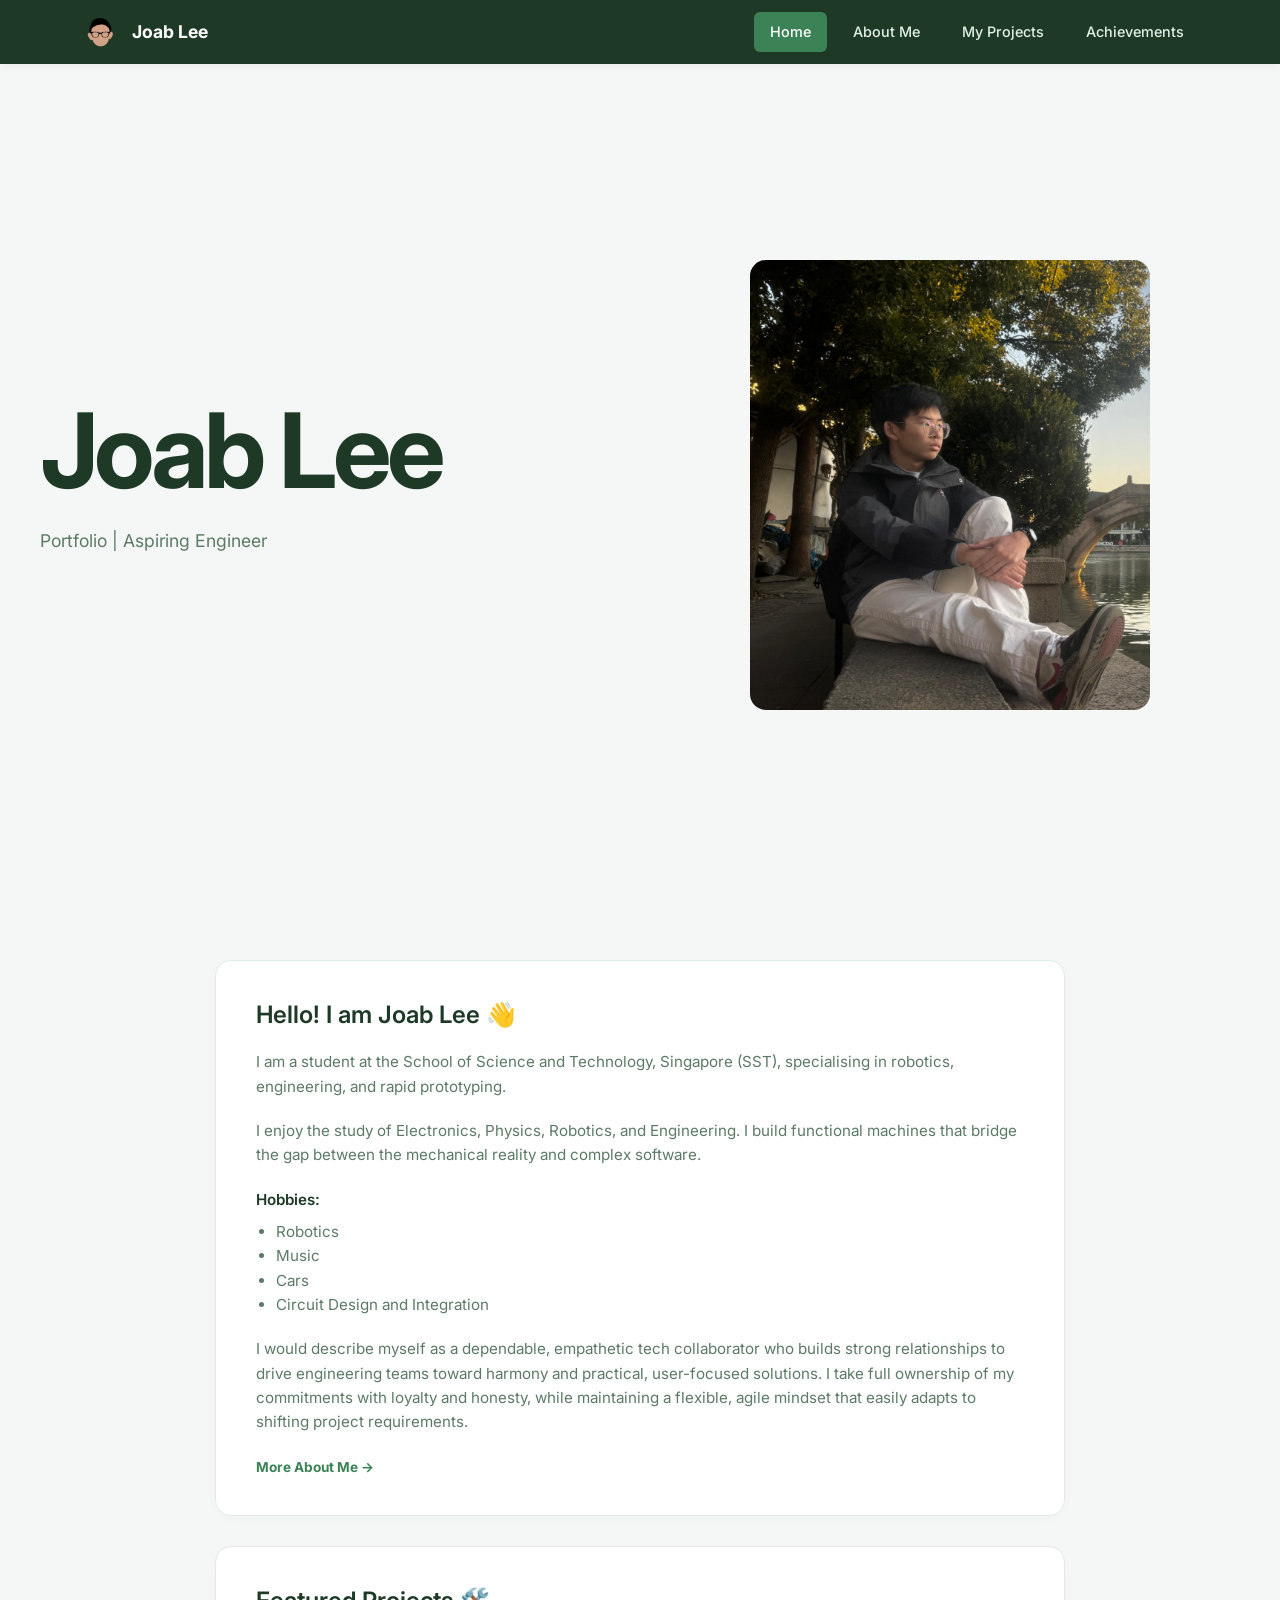
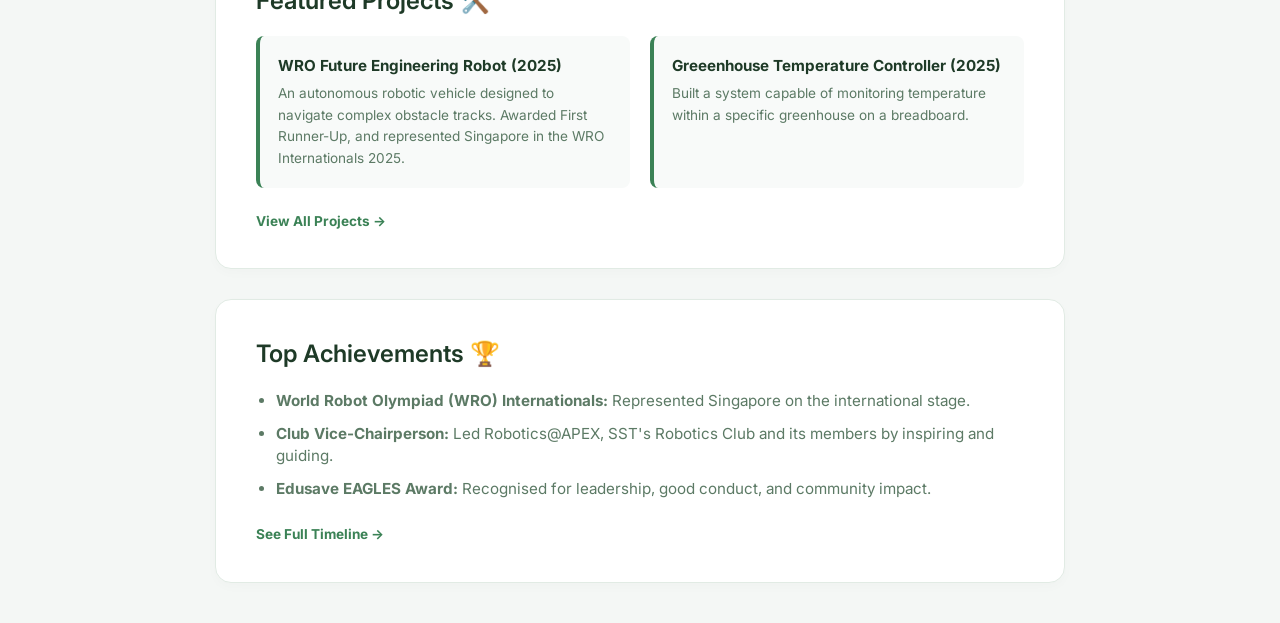
<file: index.html>
<!DOCTYPE html>
<html lang="en">
<head>
    <meta charset="UTF-8">
    <meta name="viewport" content="width=device-width, initial-scale=1.0">
    <title>Home | Joab Lee</title>
    <meta name="description" content="Portfolio of Joab Lee, a student at SST specialising in Robotics, Engineering and Creative Projects.">
    <link rel="icon" type="image/png" href="photos/favicon.png">
    <link rel="stylesheet" href="style.css">
</head>
<body>

    <nav class="navbar">
        <div class="navbar-container"> 
            <a href="index.html" class="nav-brand">
                <img src="photos/favicon.png" alt="Logo" class="nav-logo">
                <span>Joab Lee</span>
            </a>
            
            <div class="nav-links">
                <a href="index.html" class="active">Home</a>
                <a href="about.html">About Me</a>
                <a href="projects.html">My Projects</a>
                <a href="achievements.html">Achievements</a>
            </div>
        </div>
    </nav>

    <div class="minimal-home">
        <div class="home-split-container">
            <div class="home-left">
                <h1 class="giant-name">Joab Lee</h1>
                <p class="minimal-subtitle">Portfolio | Aspiring Engineer</p>
            </div>
            <div class="home-right">
                <img src="photos/Portfolio-index.png" alt="Joab Lee Portfolio Image" class="home-image">
            </div>
        </div>
    </div>

    <main class="container home-scrolled-content">
        
        <section class="home-summary-box">
            <h2>Hello! I am Joab Lee 👋</h2>
            <p>I am a student at the School of Science and Technology, Singapore (SST), specialising in robotics, engineering, and rapid prototyping.</p>
            <p>I enjoy the study of Electronics, Physics, Robotics, and Engineering. I build functional machines that bridge the gap between the mechanical reality and complex software.</p>
            <p style="margin-bottom: 8px; font-weight: 600; color: #1e3a27;">Hobbies:</p>
            <ul style="margin: 0 0 20px 0; padding-left: 20px; color: #5c7a65; font-size: 0.95rem; line-height: 1.6;">
                <li>Robotics</li>
                <li>Music</li>
                <li>Cars</li>
                <li>Circuit Design and Integration</li>
            </ul>

            <p>I would describe myself as a dependable, empathetic tech collaborator who builds strong relationships to drive engineering teams toward harmony and practical, user-focused solutions. I take full ownership of my commitments with loyalty and honesty, while maintaining a flexible, agile mindset that easily adapts to shifting project requirements. </p>
            
            <a href="about.html" class="home-link-btn">More About Me &rarr;</a>
        </section>

        <section class="home-summary-box">
            <h2>Featured Projects 🛠️</h2>
            <div class="home-project-teaser">
                <div class="teaser-item">
                    <strong>WRO Future Engineering Robot (2025)</strong>
                    <p>An autonomous robotic vehicle designed to navigate complex obstacle tracks. Awarded First Runner-Up, and represented Singapore in the WRO Internationals 2025.</p>
                </div>
                <div class="teaser-item">
                    <strong>Greeenhouse Temperature Controller (2025)</strong>
                    <p>Built a system capable of monitoring temperature within a specific greenhouse on a breadboard.</p>
                </div>
            </div>
            <a href="projects.html" class="home-link-btn">View All Projects &rarr;</a>
        </section>

        <section class="home-summary-box">
            <h2>Top Achievements 🏆</h2>
            <ul class="home-bullet-list">
                <li><strong>World Robot Olympiad (WRO) Internationals:</strong> Represented Singapore on the international stage.</li>
                <li><strong>Club Vice-Chairperson:</strong> Led Robotics@APEX, SST's Robotics Club and its members by inspiring and guiding.</li>
                <li><strong>Edusave EAGLES Award:</strong> Recognised for leadership, good conduct, and community impact.</li>
            </ul>
            <a href="achievements.html" class="home-link-btn">See Full Timeline &rarr;</a>
        </section>

    </main>

</body>
</html>
</file>
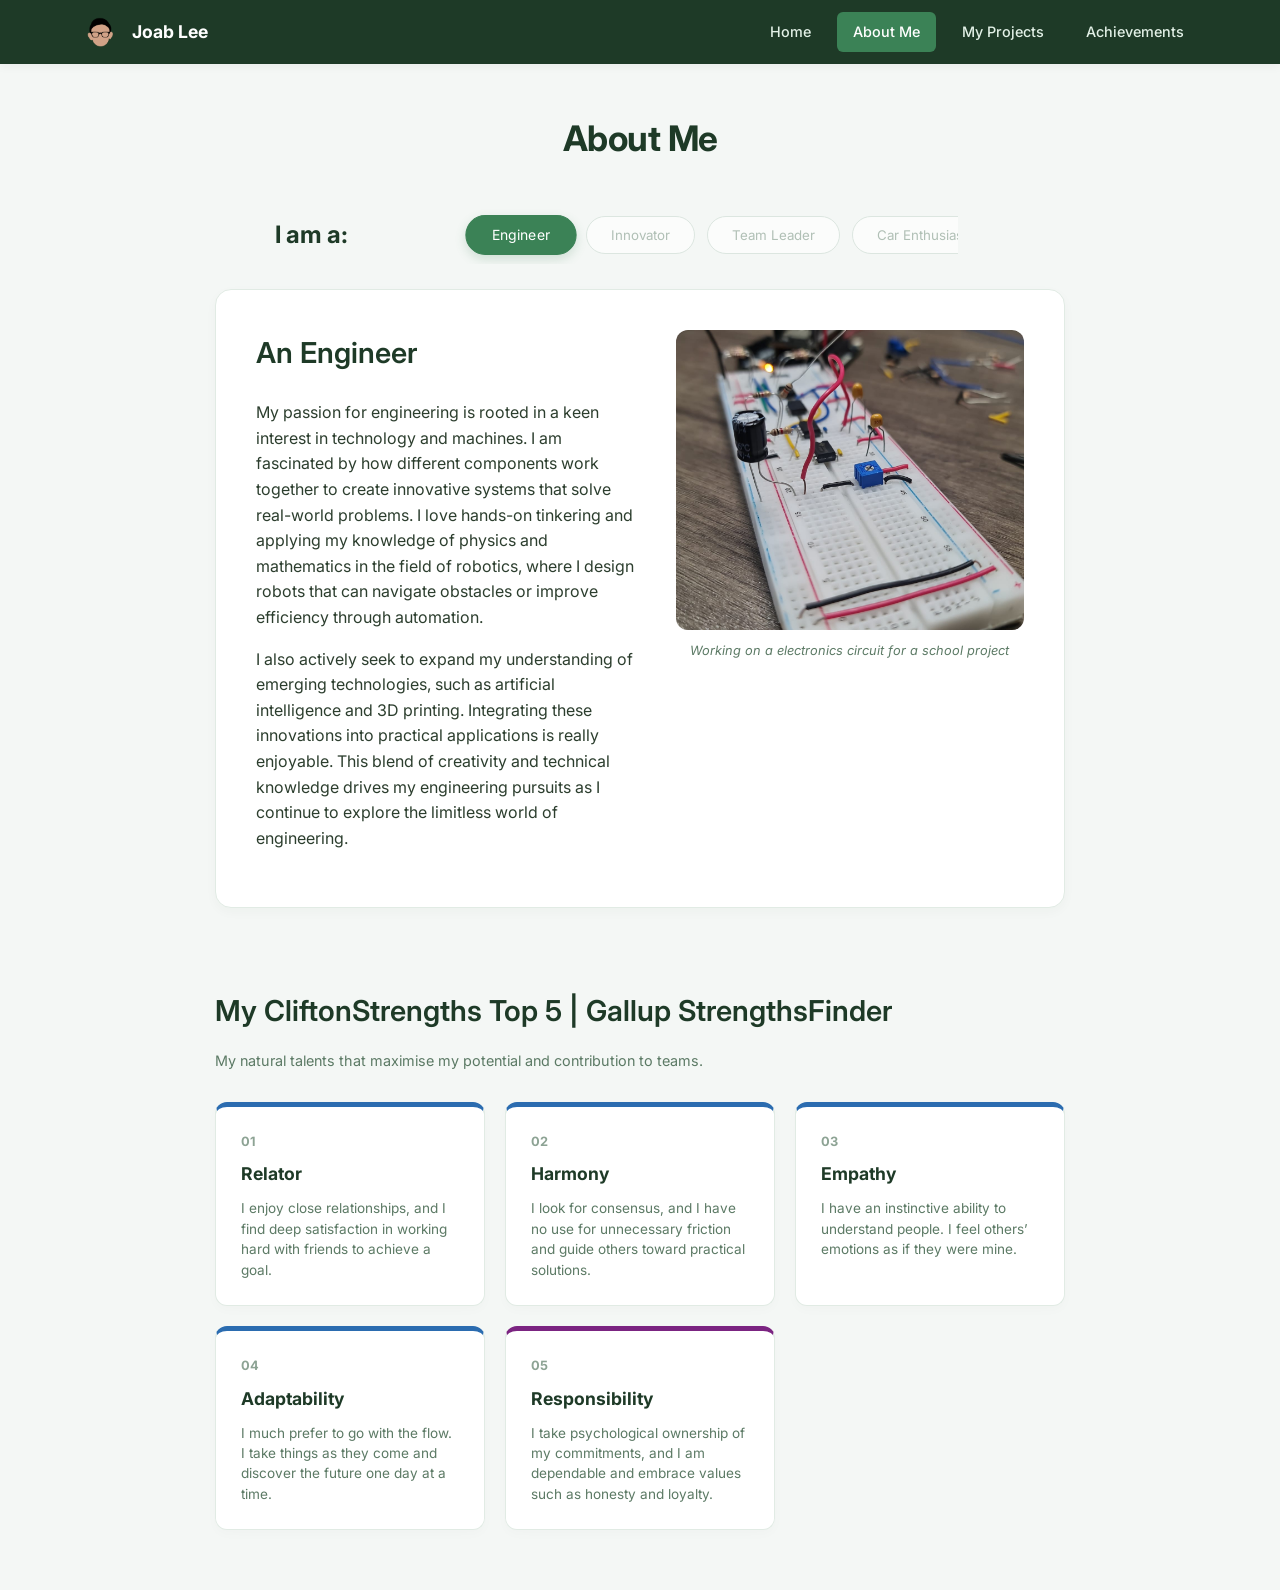
<file: about.html>
<!DOCTYPE html>
<html lang="en">
<head>
    <meta charset="UTF-8">
    <meta name="viewport" content="width=device-width, initial-scale=1.0">
    <title>About Me | Joab Lee</title>
    <meta name="description" content="Portfolio of Joab Lee, a student at SST specialising in Robotics, Engineering and Creative Projects.">
    <link rel="icon" type="image/png" href="photos/favicon.png">
    <link rel="stylesheet" href="style.css">
</head>
<body>

    <nav class="navbar">
        <div class="navbar-container">
            <a href="index.html" class="nav-brand">
                <img src="photos/favicon.png" alt="Logo" class="nav-logo">
                <span>Joab Lee</span>
            </a>
            <div class="nav-links">
                <a href="index.html">Home</a>
                <a href="about.html" class="active">About Me</a>
                <a href="projects.html">My Projects</a>
                <a href="achievements.html">Achievements</a>
            </div>
        </div>
    </nav>

    <main class="container" style="margin-top: 40px;">

        <h1 class="page-main-title">About Me</h1>
        
        <div class="about-intro">
            <span class="iam-text">I am a:</span>
            
            <div class="carousel-track">
                <button class="carousel-tab active" onclick="switchTab('engineer')">Engineer</button>
                <button class="carousel-tab" onclick="switchTab('innovator')">Innovator</button>
                <button class="carousel-tab" onclick="switchTab('leader')">Team Leader</button>
                <button class="carousel-tab" onclick="switchTab('car-enthusiast')">Car Enthusiast</button>
                <button class="carousel-tab" onclick="switchTab('musician')">Musician</button>
            </div>
        </div>

        <div class="dynamic-content-box">
            
            <div id="engineer" class="tab-content active">
                <div class="tab-split">
                    <div class="tab-text">
                        <h2>An Engineer</h2>
                        <p>My passion for engineering is rooted in a keen interest in technology and machines. I am fascinated by how different components work together to create innovative systems that solve real-world problems. I love hands-on tinkering and applying my knowledge of physics and mathematics in the field of robotics, where I design robots that can navigate obstacles or improve efficiency through automation. </p>
                        <p>I also actively seek to expand my understanding of emerging technologies, such as artificial intelligence and 3D printing. Integrating these innovations into practical applications is really enjoyable. This blend of creativity and technical knowledge drives my engineering pursuits as I continue to explore the limitless world of engineering. </p>
                    </div>
                    <div class="tab-media">
                        <img src="photos/elec-prototype.jpeg" alt="Engineering Project" class="tab-image">
                        <p class="image-caption">Working on a electronics circuit for a school project</p>
                    </div>
                </div>
            </div>

            <div id="innovator" class="tab-content">
                <div class="tab-split">
                    <div class="tab-text">
                        <h2>An Innovator</h2>
                        <p>When faced with challenges, I frequently think outside the box. By participating in hackathons, I have enhanced my idea-generation skills. I actively seek problems and design creative alternatives or prototypes for them. My spirit of innovation fuels my desire to make a meaningful impact in the world.</p>
                    </div>
                    <div class="tab-media">
                        <img src="photos/hmgics-innovator.jpeg" alt="Innovative" class="tab-image">
                        <p class="image-caption">Booth at HMGICS for the 2025 TechBot Challenge</p>
                    </div>
                </div>
            </div>

            <div id="leader" class="tab-content">
                <div class="tab-split">
                    <div class="tab-text">
                        <h2>A Team Leader</h2>
                        <p>Over my 4 years in secondary school, I have developed my leadership capabilities. I have served as the group leader for multiple projects, learning to manage communication within my team. Alongside my academic responsibilities, I served as the Vice-Chairperson of my Robotics Club, where I managed the club’s activities and initiatives. This role has taught me how to inspire and lead my peers, fostering passion and collaboration among members. </p>
                    </div>
                    <div class="tab-media">
                        <img src="photos/leadership.png" alt="Leadership" class="tab-image">
                        <p class="image-caption">Guiding my team in the 2025 WRO Future Engineering Finals</p>
                    </div>
                </div>
            </div>

            <div id="musician" class="tab-content">
                <div class="tab-split">
                    <div class="tab-text">
                        <h2>A Musician</h2>
                        <p>In addition to my engineering pursuits, I am passionate about music, which plays a significant role in my life. I appreciate a wide variety of genres, ranging from oldies and classic hits from the 70s to the 90s, as well as City-pop, and more modern styles like J-pop and Indie-pop. Over the years, I have learned to play the piano and guitar, and I am currently teaching myself to play the Telecaster.</p>
                        <p>This journey has taught me discipline and creativity, allowing me to express myself in new ways. Music brings me joy and helps me develop my collaborative skills with fellow musicians.</p>
                    </div>
                    <div class="tab-media">
                        <img src="photos/musician-me.jpeg" alt="Musician" class="tab-image">
                        <p class="image-caption">My current guitar set-up: Squier Sonic Telecaster and Fender Champions II 25W </p>
                    </div>
                </div>
            </div>

            <div id="car-enthusiast" class="tab-content">
                <div class="tab-split">
                    <div class="tab-text">
                        <h2>A Car Enthusiast</h2>
                        <p>Cars have always been more than just transportation for me; they’re engineering marvels. I fondly remember standing beside my mechanic grandfather as he introduced me to the Internal Combustion Engine (ICE) and the captivating sounds it made.</p>
                        <p>I have a particular passion for classic JDM (Japanese Domestic Market) vehicles like the Honda NSX, Nissan GT-R, and Mazda RX-7. These cars embody the essence of Japanese automotive engineering, with their timeless designs and rich motorsport heritage. </p>
                        <p>I love photographing cars and engaging with fellow enthusiasts about these classic models and sharing experiences from car shows. JDM cars are not just vehicles; they represent a legacy of innovation and artistry in the automotive world.</p>
                        
                        <a href="https://docs.google.com/document/d/1EKgyzW05sSvAYZy8N6URUF2nKFxzoLvSI14nlVFWRQY/edit?tab=t.0#heading=h.22np02mmbg2d" target="_blank" class="ebook-btn">
                            Read my E-book about Cars in Singapore &rarr;
                        </a>
                    </div>
                    <div class="tab-media">
                        <img src="photos/car+me.jpeg" alt="Car Picture" class="tab-image">
                        <p class="image-caption">Mitsubishi Lancer EVO III</p>

                    </div>
                </div>
            </div>
        </div>

        <div class="strengths-section">
            <h2 class="strengths-title">My CliftonStrengths Top 5 | Gallup StrengthsFinder</h2>
            <p class="strengths-subtitle">My natural talents that maximise my potential and contribution to teams.</p>
            
            <div class="strengths-grid">
                <div class="strength-card relationship">
                    <span class="strength-number">01</span>
                    <h3>Relator</h3>
                    <p>I enjoy close relationships, and I find deep satisfaction in working hard with friends to achieve a goal. </p>
                </div>

                <div class="strength-card relationship">
                    <span class="strength-number">02</span>
                    <h3>Harmony</h3>
                    <p> I look for consensus, and I have no use for unnecessary friction and guide others toward practical solutions. </p>
                </div>

                <div class="strength-card relationship">
                    <span class="strength-number">03</span>
                    <h3>Empathy</h3>
                    <p>I have an instinctive ability to understand people. I feel others’ emotions as if they were mine.</p>
                </div>

                <div class="strength-card relationship">
                    <span class="strength-number">04</span>
                    <h3>Adaptability</h3>
                    <p>I much prefer to go with the flow. I take things as they come and discover the future one day at a time. </p>
                </div>

                <div class="strength-card execution">
                    <span class="strength-number">05</span>
                    <h3>Responsibility</h3>
                    <p>I take psychological ownership of my commitments, and I am dependable and embrace values such as honesty and loyalty. </p>
                </div>
            </div>
        </div>
        
    </main>

    <script>
            function switchTab(tabId) {
                // Remove active status from all tabs
                document.querySelectorAll('.carousel-tab').forEach(tab => {
                    tab.classList.remove('active');
                });
                // Hide all tab contents
                document.querySelectorAll('.tab-content').forEach(content => {
                    content.classList.remove('active');
                });
                
                // Add active status to clicked tab
                const clickedTab = event ? event.currentTarget : document.querySelector(`[onclick="switchTab('${tabId}')"]`);
                clickedTab.classList.add('active');
                
                // Show corresponding content block
                document.getElementById(tabId).classList.add('active');
    
                // Smoothly scroll the clicked tab directly into the center of the carousel track
                clickedTab.scrollIntoView({
                    behavior: 'smooth',
                    block: 'nearest',
                    inline: 'center'
                });
            }
        </script>

</body>
</html>
</file>
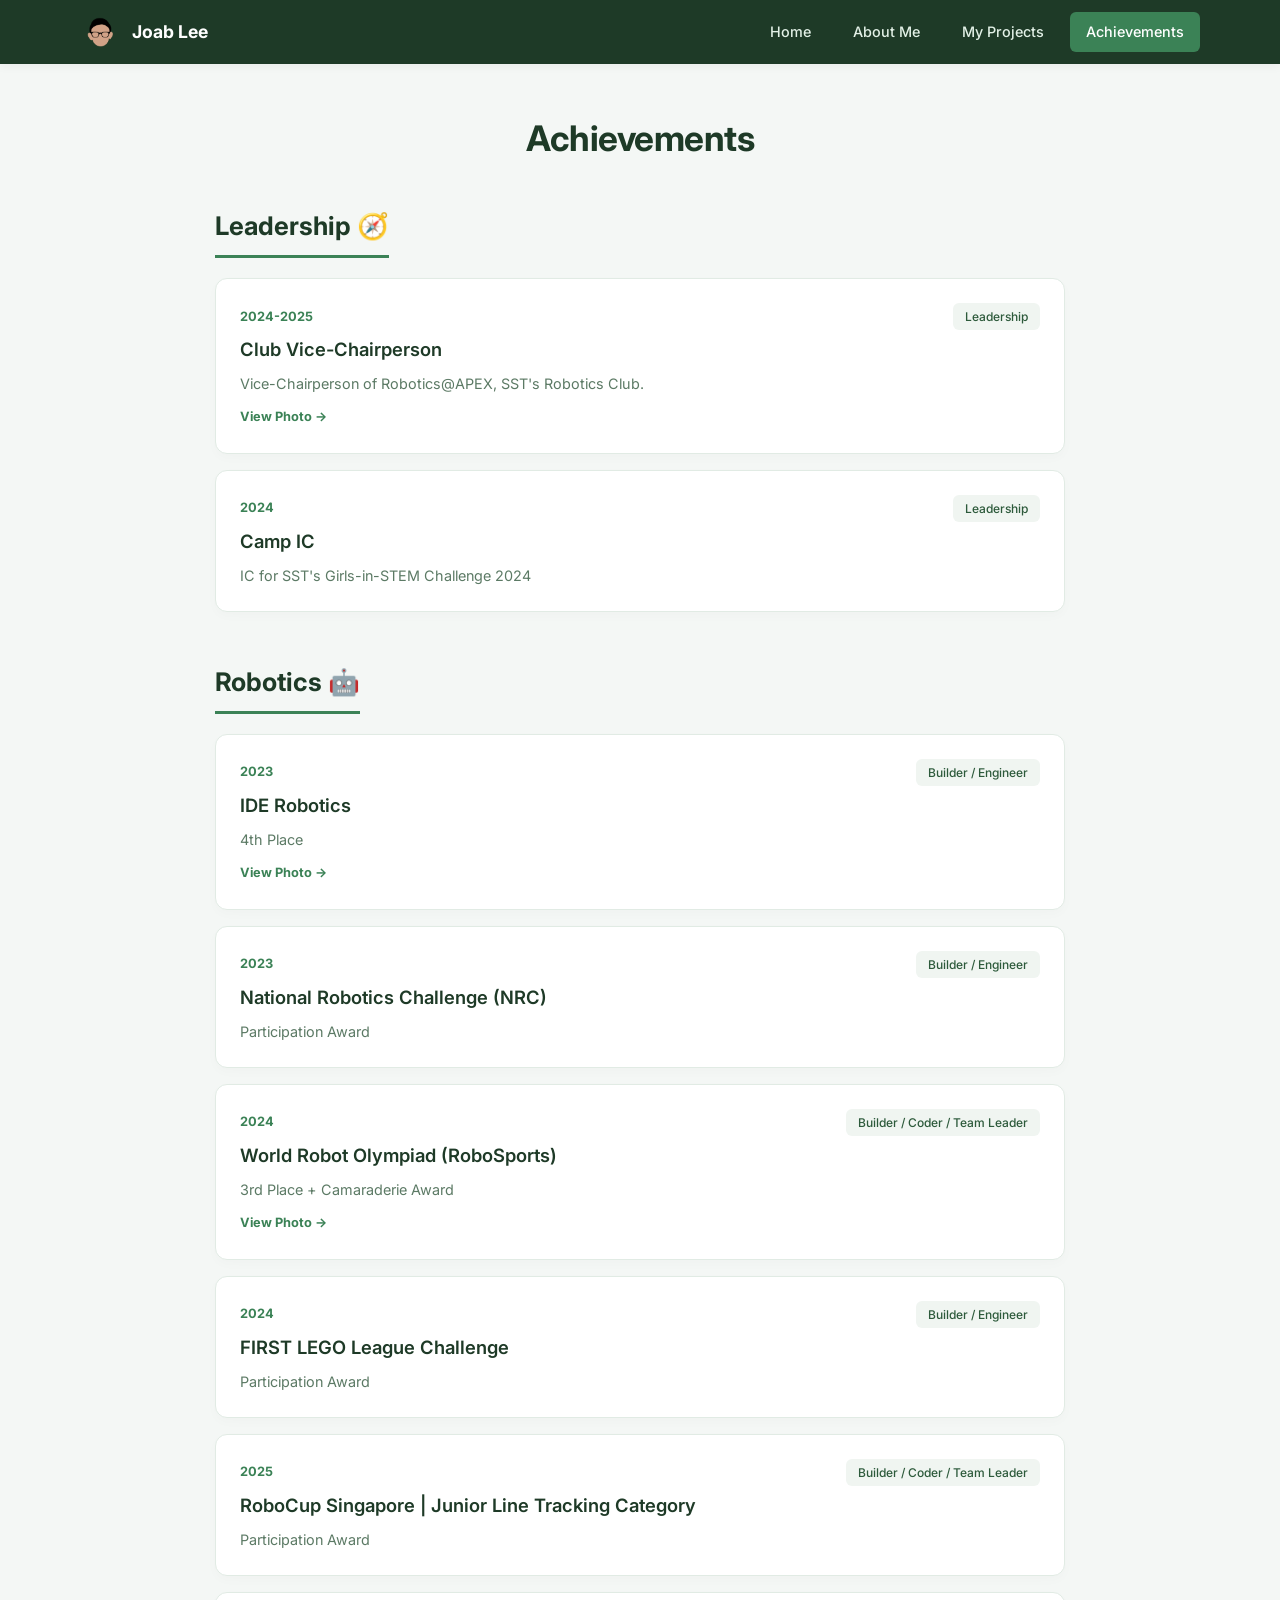
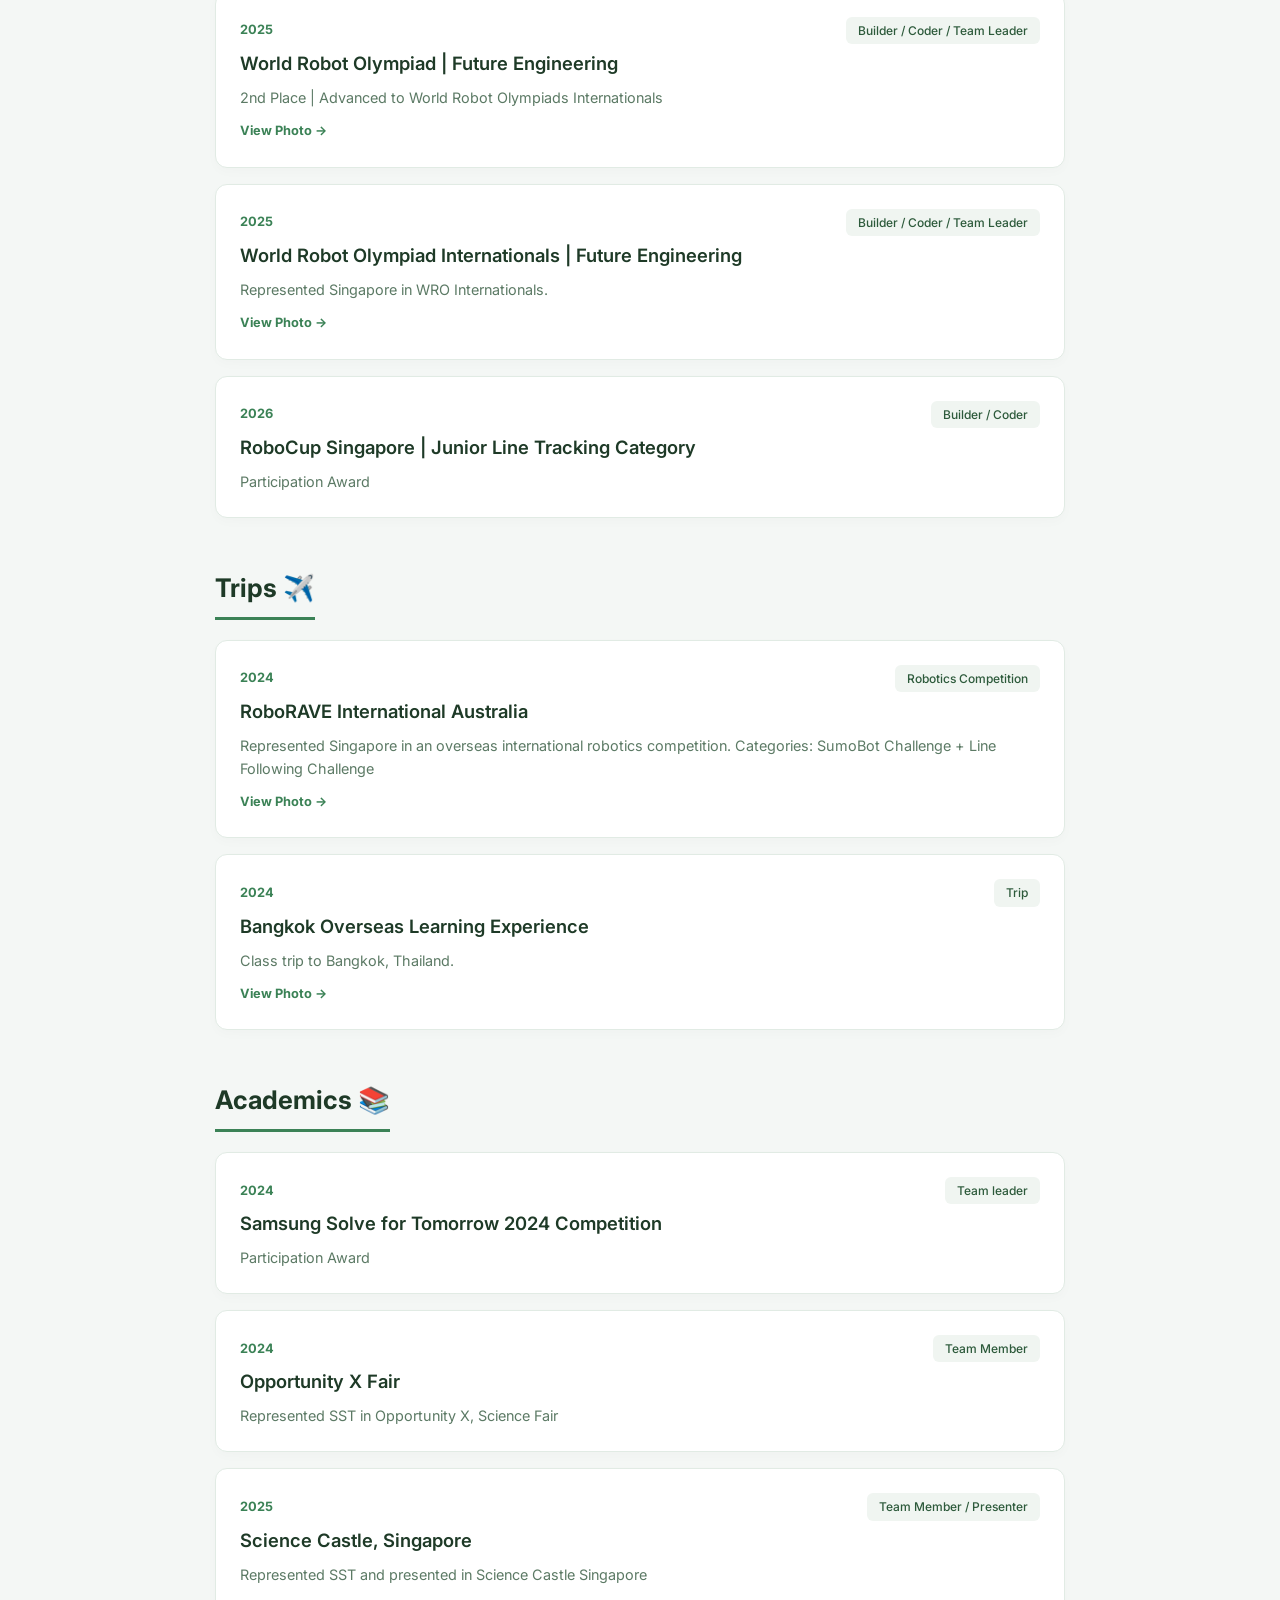
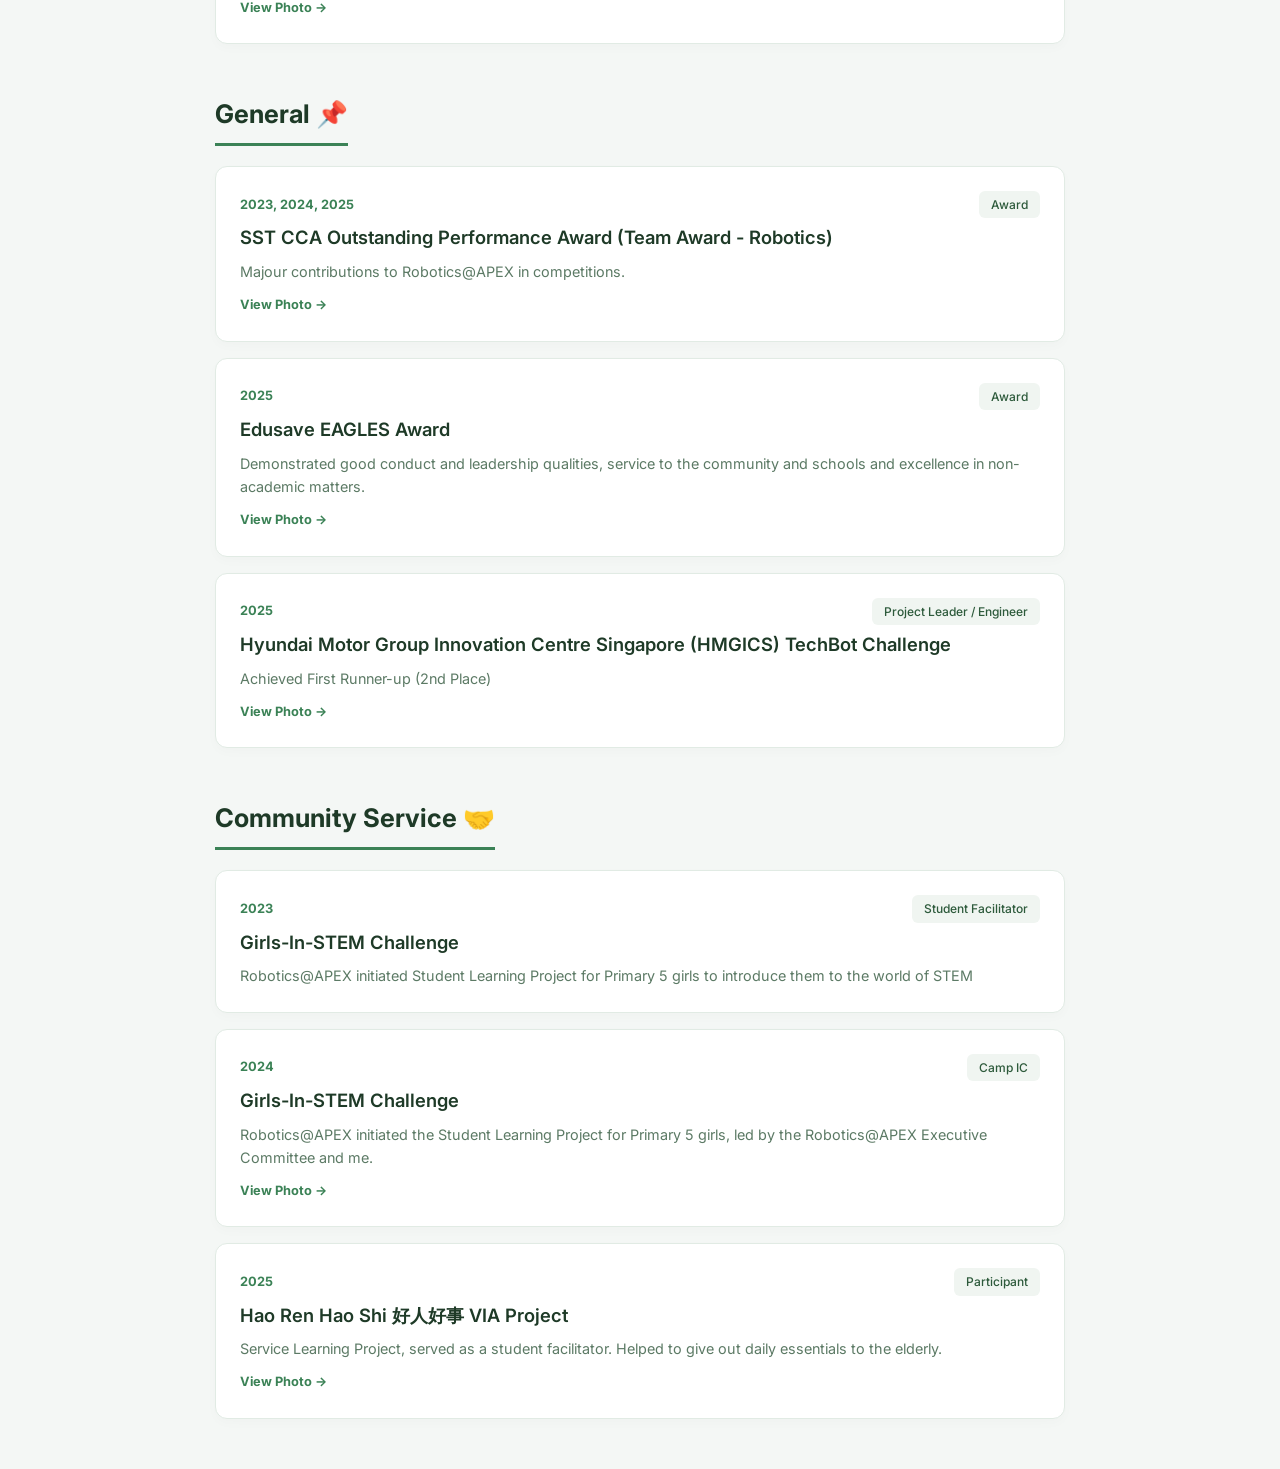
<file: achievements.html>
<!DOCTYPE html>
<html lang="en">
<head>
    <meta charset="UTF-8">
    <meta name="viewport" content="width=device-width, initial-scale=1.0">
    <title>Achievements | Joab Lee</title>
    <meta name="description" content="Portfolio of Joab Lee, a student at SST specialising in Robotics, Engineering and Creative Projects.">
    <link rel="icon" type="image/png" href="photos/favicon.png">
    <link rel="stylesheet" href="style.css">
</head>
<body>

    <nav class="navbar">
        <div class="navbar-container">
            <a href="index.html" class="nav-brand">
                <img src="photos/favicon.png" alt="Logo" class="nav-logo">
                <span>Joab Lee</span>
            </a>
            <div class="nav-links">
                <a href="index.html">Home</a>
                <a href="about.html">About Me</a>
                <a href="projects.html">My Projects</a>
                <a href="achievements.html" class="active">Achievements</a>
            </div>
        </div>
    </nav>

    <main class="container" style="margin-top: 40px;">

        <h1 class="page-main-title">Achievements</h1>
        
        <div class="category-section">
            <h2 class="category-title">Leadership 🧭</h2>
            
            <div class="achievement-card" onclick="openModal('photos/cca-badge.jpeg')">
                <div class="event-meta">
                    <span class="event-date">2024-2025</span>
                    <span class="event-role">Leadership</span>
                </div>
                <h3 class="event-title">Club Vice-Chairperson</h3>
                <p class="event-details">Vice-Chairperson of Robotics@APEX, SST's Robotics Club.</p>
                <span class="view-evidence-tag">View Photo &rarr;</span>
            </div>

            <div class="achievement-card non-clickable">
                <div class="event-meta">
                    <span class="event-date">2024</span>
                    <span class="event-role">Leadership</span>
                </div>
                <h3 class="event-title">Camp IC</h3>
                <p class="event-details">IC for SST's Girls-in-STEM Challenge 2024</p>
            </div>

            
        </div>

        <div class="category-section">
            <h2 class="category-title">Robotics 🤖</h2>
            
            <div class="achievement-card" onclick="openModal('photos/ide_2023_4th.jpg')">
                <div class="event-meta">
                    <span class="event-date">2023</span>
                    <span class="event-role">Builder / Engineer</span>
                </div>
                <h3 class="event-title">IDE Robotics</h3>
                <p class="event-details">4th Place</p>
                <span class="view-evidence-tag">View Photo &rarr;</span>
            </div>

            <div class="achievement-card non-clickable">
                <div class="event-meta">
                    <span class="event-date">2023</span>
                    <span class="event-role">Builder / Engineer</span>
                </div>
                <h3 class="event-title">National Robotics Challenge (NRC)</h3>
                <p class="event-details">Participation Award</p>
            </div>

            <div class="achievement-card" onclick="openModal('photos/wro_2024_3rd.png')">
                <div class="event-meta">
                    <span class="event-date">2024</span>
                    <span class="event-role">Builder / Coder / Team Leader</span>
                </div>
                <h3 class="event-title">World Robot Olympiad (RoboSports)</h3>
                <p class="event-details">3rd Place + Camaraderie Award</p>
                <span class="view-evidence-tag">View Photo &rarr;</span>
            </div>

            <div class="achievement-card non-clickable">
                <div class="event-meta">
                    <span class="event-date">2024</span>
                    <span class="event-role">Builder / Engineer</span>
                </div>
                <h3 class="event-title">FIRST LEGO League Challenge</h3>
                <p class="event-details">Participation Award</p>
            </div>

            <div class="achievement-card non-clickable">
                <div class="event-meta">
                    <span class="event-date">2025</span>
                    <span class="event-role">Builder / Coder / Team Leader</span>
                </div>
                <h3 class="event-title">RoboCup Singapore | Junior Line Tracking Category</h3>
                <p class="event-details">Participation Award</p>
            </div>
            
            <div class="achievement-card" onclick="openModal('photos/wro_2025_2nd.jpeg')">
                <div class="event-meta">
                    <span class="event-date">2025</span>
                    <span class="event-role">Builder / Coder / Team Leader</span>
                </div>
                <h3 class="event-title">World Robot Olympiad | Future Engineering</h3>
                <p class="event-details">2nd Place | Advanced to World Robot Olympiads Internationals</p>
                <span class="view-evidence-tag">View Photo &rarr;</span>
            </div>

            <div class="achievement-card" onclick="openModal('photos/wro-2025-int.png')">
                <div class="event-meta">
                    <span class="event-date">2025</span>
                    <span class="event-role">Builder / Coder / Team Leader</span>
                </div>
                <h3 class="event-title">World Robot Olympiad Internationals | Future Engineering</h3>
                <p class="event-details">Represented Singapore in WRO Internationals.</p>
                <span class="view-evidence-tag">View Photo &rarr;</span>
            </div>   

            <div class="achievement-card non-clickable">
                <div class="event-meta">
                    <span class="event-date">2026</span>
                    <span class="event-role">Builder / Coder</span>
                </div>
                <h3 class="event-title">RoboCup Singapore | Junior Line Tracking Category</h3>
                <p class="event-details">Participation Award</p>
            </div>
        </div>

        <div class="category-section">
            <h2 class="category-title">Trips ✈️</h2>
            
            <div class="achievement-card" onclick="openModal('photos/roborave.png')">
                <div class="event-meta">
                    <span class="event-date">2024</span>
                    <span class="event-role">Robotics Competition</span>
                </div>
                <h3 class="event-title">RoboRAVE International Australia</h3>
                <p class="event-details">Represented Singapore in an overseas international robotics competition. Categories: SumoBot Challenge + Line Following Challenge</p>
                <span class="view-evidence-tag">View Photo &rarr;</span>
            </div>

            <div class="achievement-card" onclick="openModal('photos/thailand-trip.png')">
                <div class="event-meta">
                    <span class="event-date">2024</span>
                    <span class="event-role">Trip</span>
                </div>
                <h3 class="event-title">Bangkok Overseas Learning Experience</h3>
                <p class="event-details">Class trip to Bangkok, Thailand.</p>
                <span class="view-evidence-tag">View Photo &rarr;</span>
            </div>
        </div>

        <div class="category-section">
            <h2 class="category-title">Academics 📚</h2>
            
            <div class="achievement-card non-clickable">
                <div class="event-meta">
                    <span class="event-date">2024</span>
                    <span class="event-role">Team leader</span>
                </div>
                <h3 class="event-title">Samsung Solve for Tomorrow 2024 Competition</h3>
                <p class="event-details">Participation Award</p>
            </div>

            <div class="achievement-card non-clickable">
                <div class="event-meta">
                    <span class="event-date">2024</span>
                    <span class="event-role">Team Member</span>
                </div>
                <h3 class="event-title">Opportunity X Fair</h3>
                <p class="event-details">Represented SST in Opportunity X, Science Fair</p>
            </div>

            <div class="achievement-card" onclick="openModal('photos/science_castle.jpeg')">
                <div class="event-meta">
                    <span class="event-date">2025</span>
                    <span class="event-role">Team Member / Presenter</span>
                </div>
                <h3 class="event-title">Science Castle, Singapore</h3>
                <p class="event-details">Represented SST and presented in Science Castle Singapore</p>
                <span class="view-evidence-tag">View Photo &rarr;</span>
            </div>
            
        </div>

        <div class="category-section">
            <h2 class="category-title">General 📌</h2>

            <div class="achievement-card" onclick="openModal('photos/aura_celebs.jpeg')">
                <div class="event-meta">
                    <span class="event-date">2023, 2024, 2025</span>
                    <span class="event-role">Award</span>
                </div>
                <h3 class="event-title">SST CCA Outstanding Performance Award (Team Award - Robotics)</h3>
                <p class="event-details">Majour contributions to Robotics@APEX in competitions.</p>
                <span class="view-evidence-tag">View Photo &rarr;</span>
            </div>
            
            <div class="achievement-card" onclick="openModal('photos/eagles_award.jpeg')">
                <div class="event-meta">
                    <span class="event-date">2025</span>
                    <span class="event-role">Award</span>
                </div>
                <h3 class="event-title">Edusave EAGLES Award</h3>
                <p class="event-details">Demonstrated good conduct and leadership qualities, service to the community and schools and excellence in non-academic matters.</p>
                <span class="view-evidence-tag">View Photo &rarr;</span>
            </div>

            <div class="achievement-card" onclick="openModal('photos/hmgics.jpeg')">
                <div class="event-meta">
                    <span class="event-date">2025</span>
                    <span class="event-role">Project Leader / Engineer</span>
                </div>
                <h3 class="event-title">Hyundai Motor Group Innovation Centre Singapore (HMGICS) TechBot Challenge</h3>
                <p class="event-details">Achieved First Runner-up (2nd Place)</p>
                <span class="view-evidence-tag">View Photo &rarr;</span>
            </div>
            
        </div>

        <div class="category-section">
            <h2 class="category-title">Community Service 🤝</h2>

            <div class="achievement-card non-clickable">
                <div class="event-meta">
                    <span class="event-date">2023</span>
                    <span class="event-role">Student Facilitator</span>
                </div>
                <h3 class="event-title">Girls-In-STEM Challenge</h3>
                <p class="event-details">Robotics@APEX initiated Student Learning Project for Primary 5 girls to introduce them to the world of STEM</p>
            </div>

            <div class="achievement-card" onclick="openModal('photos/gis_2024.jpg')">
                <div class="event-meta">
                    <span class="event-date">2024</span>
                    <span class="event-role">Camp IC</span>
                </div>
                <h3 class="event-title">Girls-In-STEM Challenge</h3>
                <p class="event-details">Robotics@APEX initiated the Student Learning Project for Primary 5 girls, led by the Robotics@APEX Executive Committee and me.</p>
                <span class="view-evidence-tag">View Photo &rarr;</span>
            </div>
            

            <div class="achievement-card" onclick="openModal('photos/HRHS.jpeg')">
                <div class="event-meta">
                    <span class="event-date">2025</span>
                    <span class="event-role">Participant</span>
                </div>
                <h3 class="event-title">Hao Ren Hao Shi 好人好事 VIA Project</h3>
                <p class="event-details">Service Learning Project, served as a student facilitator. Helped to give out daily essentials to the elderly.</p>
                <span class="view-evidence-tag">View Photo &rarr;</span>
            </div>
            
        </div>
    
    </main>

    <div id="evidenceModal" class="modal-overlay" onclick="closeModal()">
        <span class="modal-close">&times;</span>
        <img class="modal-content" id="modalTargetImage">
    </div>

    <script>
        function openModal(imageSrc) {
            const modal = document.getElementById('evidenceModal');
            const modalImg = document.getElementById('modalTargetImage');
            
            modal.style.display = "flex";
            modalImg.src = imageSrc;
        }

        function closeModal() {
            const modal = document.getElementById('evidenceModal');
            modal.style.display = "none";
        }
    </script>

</body>
</html>
</file>
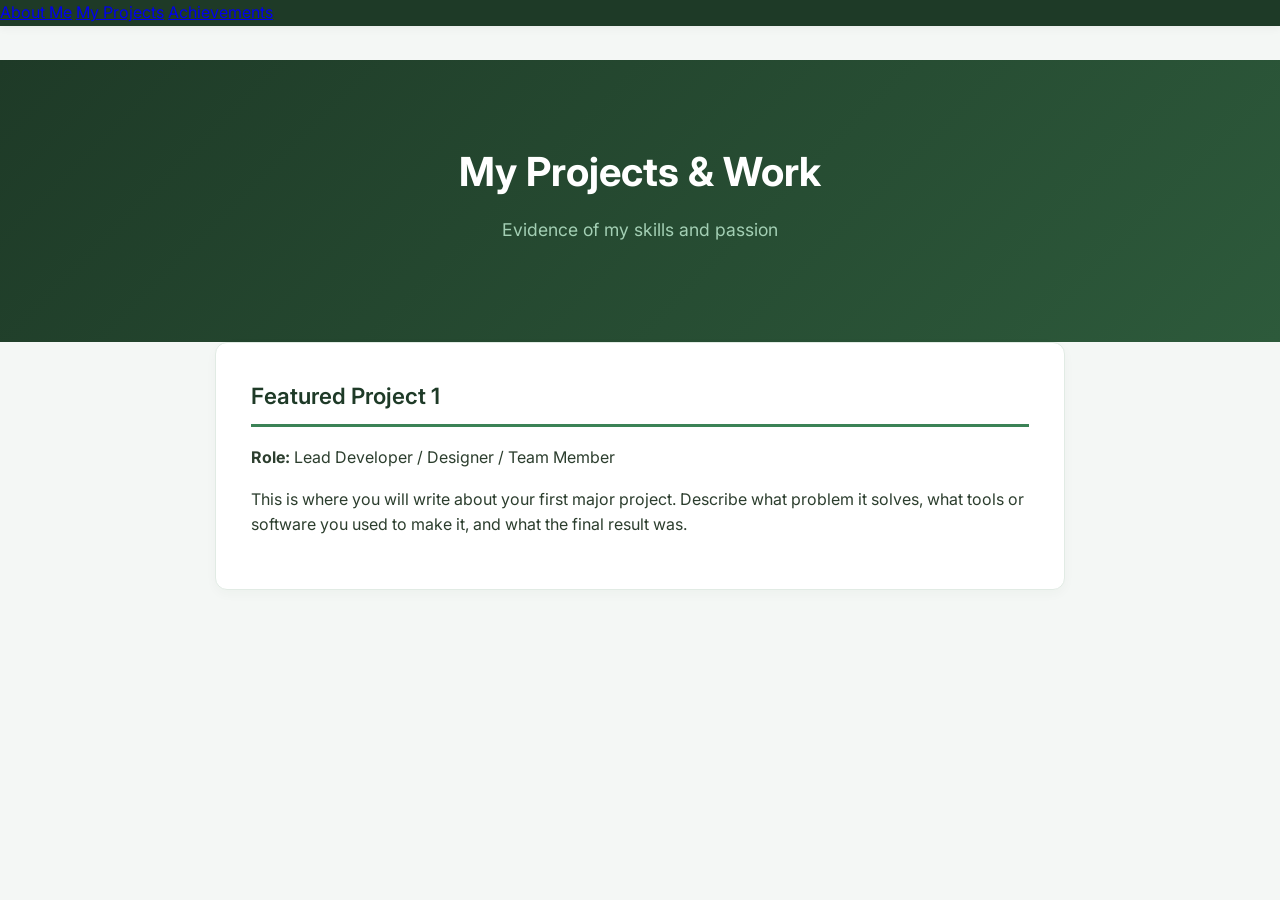
<file: project.html>
<!DOCTYPE html>
<html lang="en">
<head>
    <meta charset="UTF-8">
    <meta name="viewport" content="width=device-width, initial-scale=1.0">
    <title>Projects | My EAE Portfolio</title>
    <link rel="stylesheet" href="style.css">
</head>
<body>

    <nav class="navbar">
        <a href="index.html">About Me</a>
        <a href="projects.html" class="active">My Projects</a>
        <a href="achievements.html">Achievements</a>
    </nav>

    <header class="hero">
        <h1>My Projects & Work</h1>
        <p class="subtitle">Evidence of my skills and passion</p>
    </header>

    <main class="container">
        <section>
            <h2>Featured Project 1</h2>
            <p><strong>Role:</strong> Lead Developer / Designer / Team Member</p>
            <p>
                This is where you will write about your first major project. Describe what problem it solves, what tools or software you used to make it, and what the final result was.
            </p>
        </section>
    </main>

</body>
</html>
</file>
<file: style.css>
@import url('https://fonts.googleapis.com/css2?family=Inter:wght@300;400;500;700&display=swap');

/* General Layout & Custom Cursor */
body {
    font-family: 'Inter', -apple-system, BlinkMacSystemFont, "Segoe UI", Roboto, sans-serif;
    line-height: 1.6;
    margin: 0;
    padding-top: 70px; 
    background-color: #f4f7f5; 
    color: #2c3e2e; 
    cursor: url('data:image/svg+xml;utf8,<svg xmlns="http://www.w3.org/2000/svg" width="16" height="16" viewBox="0 0 16 16"><circle cx="8" cy="8" r="6" fill="%233b8256"/></svg>') 8 8, auto;
}

a, button {
    cursor: url('data:image/svg+xml;utf8,<svg xmlns="http://www.w3.org/2000/svg" width="16" height="16" viewBox="0 0 16 16"><circle cx="8" cy="8" r="6" fill="%231e3a27" stroke="white" stroke-width="2"/></svg>') 8 8, pointer !important;
}

.container {
    max-width: 850px;
    margin: 0 auto 40px auto; /* Changed top margin to 0 to prevent pushing elements down */
    padding: 0 24px;
}

/* New Navbar Layout */
.navbar {
    background-color: #1e3a27; 
    position: fixed;
    top: 0;
    width: 100%;
    box-sizing: border-box;
    z-index: 1000; 
    box-shadow: 0 2px 10px rgba(0,0,0,0.05);
}

/* This restricts the width and centers the content with equal side walls */
.navbar-container {
    max-width: 1200px; /* Matches the maximum width of your homepage split layout */
    margin: 0 auto; /* Centers the container perfectly */
    display: flex;
    justify-content: space-between; /* Keeps brand on left, links on right *within* the centered area */
    align-items: center;
    padding: 12px 40px; /* Controls the padding inside the container */
    width: 100%;
    box-sizing: border-box;
}

/* Left Brand styling */
.nav-brand {
    display: flex;
    align-items: center;
    color: #ffffff !important;
    text-decoration: none;
    font-weight: 700;
    font-size: 1.1rem;
    background: none !important; 
}

.nav-logo {
    width: 40px;
    height: 40px;
    margin-right: 12px;
    border-radius: 6px;
}

/* Right Links styling */
.nav-links {
    display: flex;
}

.nav-links a {
    color: #e2f0e6; 
    text-decoration: none;
    padding: 8px 16px;
    margin-left: 10px;
    font-weight: 500;
    font-size: 0.9rem;
    border-radius: 6px;
    transition: all 0.3s ease;
}

.nav-links a:hover {
    color: #ffffff;
    background-color: #2d5a3b; 
}

.nav-links a.active {
    color: #ffffff;
    background-color: #3b8256; 
}

/* Split Homepage Layout */
.minimal-home {
    height: calc(100vh - 70px);
    display: flex;
    align-items: center;
    justify-content: center;
    background-color: #f4f7f5;
    padding: 0 40px;
}

.home-split-container {
    display: flex;
    align-items: center;
    justify-content: space-between;
    max-width: 1200px;
    width: 100%;
    gap: 40px;
}

.home-left {
    flex: 1;
    text-align: left;
}

.giant-name {
    font-size: 6.5rem;
    font-weight: 700;
    color: #1e3a27;
    margin: 0;
    letter-spacing: -0.04em;
    line-height: 1;
}

.minimal-subtitle {
    font-size: 1.1rem;
    color: #5c7a65;
    margin-top: 25px;
    font-weight: 400;
}

.home-right {
    flex: 1;
    display: flex;
    justify-content: center;
}

.home-image {
    max-width: 400px;
    width: 100%;
    height: 450px;
    object-fit: cover;
    border-radius: 16px;
    background-color: #e1ebe4; /* Light green box placeholder before image is uploaded */
    border: none; 
}

/* Sub-page Headers */
.hero {
    text-align: center;
    padding: 80px 24px;
    background: linear-gradient(135deg, #1e3a27, #2d5a3b); 
    color: white;
    margin-top: -10px; /* Pulls the header up slightly to snap perfectly to the navbar */
}

.hero h1 {
    margin: 0;
    font-size: 2.5rem;
    font-weight: 700;
}

.subtitle {
    font-size: 1.1rem;
    color: #a3cfb4; 
    margin-top: 12px;
}

/* Content Sections */
section {
    background: white;
    padding: 35px;
    margin-bottom: 30px;
    border-radius: 12px;
    box-shadow: 0 4px 12px rgba(30, 58, 39, 0.03); 
    border: 1px solid #e1ebe4;
}

h2 {
    color: #1e3a27;
    font-size: 1.4rem;
    font-weight: 600;
    border-bottom: 3px solid #3b8256; 
    padding-bottom: 10px;
    margin-top: 0;
}

.skills-list {
    list-style-type: none;
    padding: 0;
}

.skills-list li {
    padding: 12px 0;
    border-bottom: 1px solid #e8f0eb;
}

.skills-list li:last-child {
    border-bottom: none;
}

.skills-list strong {
    color: #2d5a3b;
}

/* Interactive Carousel Component */
.about-intro {
    display: flex;
    align-items: center;
    justify-content: flex-start;
    gap: 10px; /* Brings the carousel track tighter to the text */
    margin-top: 40px;
    margin-bottom: 25px;
    width: 100%;
    padding-left: 60px; /* Shims the "I am a:" text further inward to the right */
    box-sizing: border-box;
}

.iam-text {
    font-size: 1.5rem;
    font-weight: 700;
    color: #1e3a27;
    white-space: nowrap;
}

/* Updated Horizontal Centered Swiping Track */
.carousel-track {
    display: flex;
    gap: 12px;
    overflow-x: auto; 
    scroll-behavior: smooth;
    padding: 10px 110px; /* Adjusted padding to match the shorter layout */
    max-width: 380px; /* Shortened the track width so it looks compact next to the text */
    scrollbar-width: none; 
}

.carousel-track::-webkit-scrollbar {
    display: none; 
}

/* Carousel Tab Buttons */
.carousel-tab {
    font-family: 'Inter', -apple-system, BlinkMacSystemFont, "Segoe UI", Roboto, sans-serif;
    background-color: #ffffff;
    border: 1px solid #d0ded5;
    padding: 10px 24px;
    border-radius: 30px;
    
    /* Faded style for unselected items */
    color: #8da394; 
    opacity: 0.65;
    
    white-space: nowrap;
    transition: all 0.4s ease;
}

/* When hovering over unselected tabs */
.carousel-tab:hover {
    opacity: 0.9;
    color: #2d5a3b;
    border-color: #3b8256;
}

/* Highlighted, focused center selection */
.carousel-tab.active {
    background-color: #3b8256;
    color: #ffffff;
    border-color: #3b8256;
    opacity: 1;
    transform: scale(1.05); /* Slightly larger */
    box-shadow: 0 4px 10px rgba(59, 130, 86, 0.2);
}

/* Dynamic Content Display Area */
.dynamic-content-box {
    background: white;
    border-radius: 16px;
    padding: 40px;
    box-shadow: 0 4px 12px rgba(30, 58, 39, 0.03); 
    border: 1px solid #e1ebe4;
    min-height: 350px;
}

/* Hide all contents by default */
.tab-content {
    display: none;
}

/* Show active content block */
.tab-content.active {
    display: block;
    animation: fadeIn 0.4s ease;
}

@keyframes fadeIn {
    from { opacity: 0; transform: translateY(5px); }
    to { opacity: 1; transform: translateY(0); }
}

/* Content Layout Grid */
.tab-split {
    display: flex;
    align-items: flex-start;
    justify-content: space-between;
    gap: 40px;
    width: 100%;
}

.tab-text {
    flex: 1.2;
}

.tab-text h2 {
    margin-top: 0;
    font-size: 1.8rem;
    border-bottom: none;
    padding-bottom: 0;
}

.tab-media {
    flex: 1.1;
    display: flex;
    flex-direction: column; 
    justify-content: flex-start;
    align-items: center;
}

/* Photo Frames inside Tabs */
.media-placeholder {
    width: 100%;
    height: 280px;
    background-color: #e1ebe4;
    border-radius: 12px;
    display: flex;
    align-items: center;
    justify-content: center;
    color: #5c7a65;
    font-size: 0.9rem;
    font-weight: 500;
    border: 1px solid #c3d6c9;
}

/* Real Image Styling inside Tabs */
.tab-image {
    width: 100%;
    height: 300px;
    object-fit: cover; 
    border-radius: 12px;
    border: none;
    background-color: #e1ebe4; 
}

/* Caption Below Photos */
.image-caption {
    font-size: 0.8rem;
    color: #5c7a65;
    margin-top: 12px; /* Gives it a bit of breathing room below the image */
    text-align: center;
    line-height: 1.4;
    font-style: italic;
    width: 100%; /* Ensures text centers relative to the photo width */
}

/* Ebook Link Button styling */
.ebook-btn {
    display: inline-block;
    margin-top: 20px;
    padding: 12px 24px;
    background-color: #1e3a27; /* Dark Forest Green */
    color: #ffffff !important;
    text-decoration: none;
    font-weight: 500;
    font-size: 0.9rem;
    border-radius: 8px;
    border: 1px solid #1e3a27;
    transition: all 0.3s ease;
}

/* Hover effects for the button */
.ebook-btn:hover {
    background-color: #3b8256; /* Turns vibrant emerald green on hover */
    border-color: #3b8256;
    transform: translateY(-2px); /* Subtle upward floating effect */
    box-shadow: 0 4px 12px rgba(59, 130, 86, 0.15);
}

/* Gallup CliftonStrengths Section Layout */
.strengths-section {
    margin-top: 60px;
    padding: 20px 0;
    width: 100%;
    box-sizing: border-box;
}

.strengths-title {
    font-size: 1.8rem;
    color: #1e3a27;
    border-bottom: none !important;
    padding-bottom: 0 !important;
    margin-bottom: 5px;
}

.strengths-subtitle {
    font-size: 0.9rem;
    color: #5c7a65;
    margin-bottom: 30px;
}

/* Modern Layout Grid for the Top 5 Cards */
.strengths-grid {
    display: grid;
    grid-template-columns: repeat(auto-fit, minmax(240px, 1fr));
    gap: 20px;
    width: 100%;
}

/* Base Card Design */
.strength-card {
    background: #ffffff;
    border-radius: 12px;
    padding: 25px;
    border-top: 5px solid #c3d6c9; /* Subtle fallback top border */
    box-shadow: 0 4px 12px rgba(30, 58, 39, 0.02);
    border-left: 1px solid #e1ebe4;
    border-right: 1px solid #e1ebe4;
    border-bottom: 1px solid #e1ebe4;
    transition: transform 0.3s ease, box-shadow 0.3s ease;
    position: relative;
}

.strength-card:hover {
    transform: translateY(-4px);
    box-shadow: 0 8px 20px rgba(30, 58, 39, 0.06);
}

.strength-number {
    font-size: 0.8rem;
    font-weight: 700;
    color: #8da394;
    display: block;
    margin-bottom: 8px;
}

.strength-card h3 {
    margin: 0 0 10px 0;
    font-size: 1.1rem;
    color: #1e3a27;
    font-weight: 700;
}

.strength-card p {
    margin: 0;
    font-size: 0.85rem;
    color: #5c7a65;
    line-height: 1.5;
}

/* Gallup Domain Authentic Color-coding Accents */
.strength-card.execution { border-top: 5px solid #7b2481; }
.strength-card.influencing { border-top: 5px solid #d4a017; } 
.strength-card.relationship { border-top: 5px solid #2b6cb0; } 
.strength-card.strategic { border-top: 5px solid #2f855a; }


/*achievement page*/

/* Achievements Page Specific Styling */
.category-section {
    margin-bottom: 50px;
}

/* Centralised Page Title Styling */
.page-main-title {
    text-align: center;
    color: #1e3a27; /* Your signature dark forest green */
    font-size: 2.2rem;
    font-weight: 700;
    margin-top: 10px;
    margin-bottom: 40px; /* Gives nice separation before the first category */
    letter-spacing: -0.5px;
}

/* Category header outside of the card boxes */
.category-title {
    color: #1e3a27;
    font-size: 1.6rem;
    font-weight: 700;
    margin-top: 0;
    margin-bottom: 20px;
    border-bottom: 3px solid #3b8256; /* Accent line strictly under the text header */
    padding-bottom: 8px;
    display: inline-block; /* Keeps the line wrapped tightly to the word width */
}

/* Each individual event gets its own dedicated modern box container */
.achievement-card {
    background: #ffffff;
    border-radius: 12px;
    padding: 24px;
    margin-bottom: 16px;
    box-shadow: 0 4px 12px rgba(30, 58, 39, 0.02);
    border: 1px solid #e1ebe4;
    transition: transform 0.2s ease, box-shadow 0.2s ease;
}

.achievement-card:hover {
    transform: translateY(-2px);
    box-shadow: 0 6px 16px rgba(30, 58, 39, 0.05);
    border-color: #c3d6c9;
}

.achievement-card:last-child {
    margin-bottom: 0;
}

/* Event Metadata Layout Row */
.event-meta {
    display: flex;
    justify-content: space-between;
    align-items: center;
    margin-bottom: 8px;
}

.event-date {
    font-size: 0.8rem;
    font-weight: 700;
    color: #3b8256;
}

.event-role {
    font-size: 0.75rem;
    background-color: #f0f5f1;
    color: #2d5a3b;
    padding: 4px 12px;
    border-radius: 6px;
    font-weight: 500;
}

.event-title {
    margin: 0 0 10px 0;
    font-size: 1.15rem;
    color: #1e3a27;
    font-weight: 600;
    line-height: 1.3;
}

.event-details {
    margin: 0;
    font-size: 0.9rem;
    color: #5c7a65;
    line-height: 1.6;
}

/* Interactive Evidence Link indicator inside the card */
.view-evidence-tag {
    display: inline-block;
    margin-top: 12px;
    font-size: 0.8rem;
    font-weight: 700;
    color: #3b8256;
    transition: color 0.2s ease;
}

.achievement-card:hover .view-evidence-tag {
    color: #1e3a27;
}

.modal-overlay {
    display: none; /* Hidden by default */
    position: fixed;
    z-index: 2000; /* Stands well above the navbar */
    left: 0;
    top: 0;
    width: 100%;
    height: 100%;
    background-color: rgba(30, 58, 39, 0.85); /* Dark green tinted dark overlay */
    justify-content: center;
    align-items: center;
    animation: fadeInModal 0.3s ease;
}

@keyframes fadeInModal {
    from { opacity: 0; }
    to { opacity: 1; }
}

.modal-content {
    max-width: 85%;
    max-height: 80vh;
    border-radius: 12px;
    box-shadow: 0 10px 30px rgba(0, 0, 0, 0.3);
    border: 3px solid #ffffff;
    object-fit: contain;
    animation: zoomInImg 0.3s cubic-bezier(0.34, 1.56, 0.64, 1);
}

@keyframes zoomInImg {
    from { transform: scale(0.9); opacity: 0; }
    to { transform: scale(1); opacity: 1; }
}

.modal-close {
    position: absolute;
    top: 30px;
    right: 40px;
    color: #ffffff;
    font-size: 40px;
    font-weight: bold;
    cursor: pointer;
    transition: transform 0.2s ease;
}

.modal-close:hover {
    transform: scale(1.1);
}



/*project page*/

/* 2-Column Projects Layout Grid */
.projects-grid {
    display: grid;
    grid-template-columns: repeat(2, 1fr); /* Exactly 2 cards per row on large screens */
    gap: 24px;
    width: 100%;
    box-sizing: border-box;
}

/* Fallback breakpoint for mobile devices so it stacks naturally instead of squishing */
@media (max-width: 768px) {
    .projects-grid {
        grid-template-columns: 1fr;
    }
}

/* Individual Project Card Block */
.project-card {
    background: #ffffff;
    border-radius: 12px;
    overflow: hidden;
    border: 1px solid #e1ebe4;
    box-shadow: 0 4px 12px rgba(30, 58, 39, 0.02);
    cursor: pointer;
    transition: transform 0.2s ease, box-shadow 0.2s ease;
    display: flex;
    flex-direction: column;
}

.project-card:hover {
    transform: translateY(-4px);
    box-shadow: 0 8px 20px rgba(30, 58, 39, 0.06);
    border-color: #c3d6c9;
}

.project-card-img {
    width: 100%;
    height: 200px;
    object-fit: cover;
    border-bottom: 1px solid #e1ebe4;
}

.project-card-info {
    padding: 20px;
    display: flex;
    flex-direction: column;
    flex-grow: 1;
}

.project-card-date {
    font-size: 0.8rem;
    font-weight: 700;
    color: #3b8256;
    font-family: 'Inter', sans-serif;
    margin-bottom: 6px;
}

.project-card-title {
    margin: 0 0 8px 0;
    font-size: 1.15rem;
    color: #1e3a27;
    font-weight: 700;
}

.project-card-snippet {
    margin: 0 0 16px 0;
    font-size: 0.85rem;
    color: #5c7a65;
    line-height: 1.5;
}

.read-more-tag {
    font-size: 0.8rem;
    font-weight: 700;
    color: #3b8256;
    margin-top: auto; /* Pushes action tag straight to card bottom line consistently */
}

/* Complex Project Description Pop-up Modal Box layout styling */
/* --- Kept from your old setup --- */
.project-modal-overlay {
    display: none;
    position: fixed;
    z-index: 2000;
    left: 0;
    top: 0;
    width: 100%;
    height: 100%;
    background-color: rgba(30, 58, 39, 0.85);
    justify-content: center;
    align-items: center;
    padding: 20px;
    box-sizing: border-box;
}

/* --- Updated: Increased width to 850px and added internal scrolling support --- */
.project-modal-box {
    background: #ffffff;
    width: 100%;
    max-width: 850px; 
    border-radius: 16px;
    position: relative;
    box-shadow: 0 12px 35px rgba(0,0,0,0.25);
    animation: zoomInImg 0.3s cubic-bezier(0.34, 1.56, 0.64, 1);
    overflow: hidden;
    max-height: 90vh; 
    overflow-y: auto; 
}

/* --- Kept from your old setup --- */
.project-modal-close {
    position: absolute;
    top: 15px;
    right: 20px;
    color: #5c7a65;
    font-size: 32px;
    font-weight: bold;
    cursor: pointer;
    z-index: 10;
    transition: color 0.2s;
}

.project-modal-close:hover {
    color: #1e3a27;
}

/* --- New: Replaces .project-modal-split to force full-width vertical stacking --- */
.project-modal-stack {
    display: flex;
    flex-direction: column;
    width: 100%;
}

.project-modal-media-top {
    width: 100%;
    background: #FFFFFF; /* Dark forest green backdrop to mask any empty side margins cleanly */
    display: flex;
    justify-content: center;
    align-items: center;
}

.project-modal-media-top img {
    width: 100%;
    max-height: 500px; /* Gives the photo room to expand vertically without running off screen */
    object-fit: contain; /* Shrinks or grows the entire photo to fit perfectly inside the box */
    display: block;
}

/* --- New: Replaces .project-modal-text to give text the full 850px reading width --- */
.project-modal-text-bottom {
    padding: 40px; 
    box-sizing: border-box;
}

/* --- Kept from your old setup --- */
.project-date-badge {
    font-size: 0.8rem;
    color: #3b8256;
    font-weight: 700;
    margin-bottom: 8px;
    display: block;
}

/* --- Updated: Bumped up text size slightly to match the wide layout scaling --- */
.project-modal-text-bottom h2 {
    margin-top: 0;
    margin-bottom: 16px;
    font-size: 1.8rem; 
    border-bottom: none !important;
    padding-bottom: 0 !important;
    color: #1e3a27;
}

/* --- Updated: Adjusted text sizing and spacing for comfortable reading --- */
.project-modal-text-bottom p {
    margin: 0;
    font-size: 0.95rem;
    color: #5c7a65;
    line-height: 1.6;
}

.project-modal-text-bottom p {
    margin-top: 0;
    margin-bottom: 14px;
    font-size: 0.95rem;
    color: #5c7a65;
    line-height: 1.6;
}

.project-modal-text-bottom strong {
    color: #1e3a27;
}

.project-modal-text-bottom ul {
    margin: 10px 0 20px 20px;
    padding: 0;
}

.project-modal-text-bottom li {
    font-size: 0.9rem;
    color: #5c7a65;
    margin-bottom: 8px;
    line-height: 1.5;
}

/* Homepage Scrolling Summary Section Layout */
.home-scrolled-content {
    margin-top: 60px !important; /* Separation space directly under the front cover view */
}

.home-summary-box {
    background: #ffffff;
    border-radius: 16px;
    padding: 35px 40px;
    margin-bottom: 30px;
    border: 1px solid #e1ebe4;
    box-shadow: 0 4px 12px rgba(30, 58, 39, 0.02);
}

.home-summary-box h2 {
    margin-top: 0;
    margin-bottom: 16px;
    font-size: 1.5rem;
    border-bottom: none !important;
    padding-bottom: 0 !important;
    color: #1e3a27;
}

.home-summary-box p {
    font-size: 0.95rem;
    color: #5c7a65;
    line-height: 1.6;
    margin-bottom: 20px;
}

/* Teaser block configurations */
.home-project-teaser {
    display: grid;
    grid-template-columns: repeat(auto-fit, minmax(280px, 1fr));
    gap: 20px;
    margin-bottom: 20px;
}

.teaser-item {
    background-color: #f8faf9;
    padding: 18px;
    border-radius: 8px;
    border-left: 4px solid #3b8256;
}

.teaser-item strong {
    color: #1e3a27;
    font-size: 0.95rem;
    display: block;
    margin-bottom: 4px;
}

.teaser-item p {
    margin: 0;
    font-size: 0.85rem;
    color: #5c7a65;
}

.home-bullet-list {
    margin: 0 0 20px 0;
    padding-left: 20px;
}

.home-bullet-list li {
    font-size: 0.95rem;
    color: #5c7a65;
    margin-bottom: 10px;
    line-height: 1.5;
}

/* Action button shortcuts linking to the deep subpages */
.home-link-btn {
    display: inline-block;
    font-size: 0.85rem;
    font-weight: 700;
    color: #3b8256;
    text-decoration: none;
    transition: color 0.2s ease, transform 0.2s ease;
}

.home-link-btn:hover {
    color: #1e3a27;
    transform: translateX(3px); /* Interactive nudging movement indicator */
}
</file>
